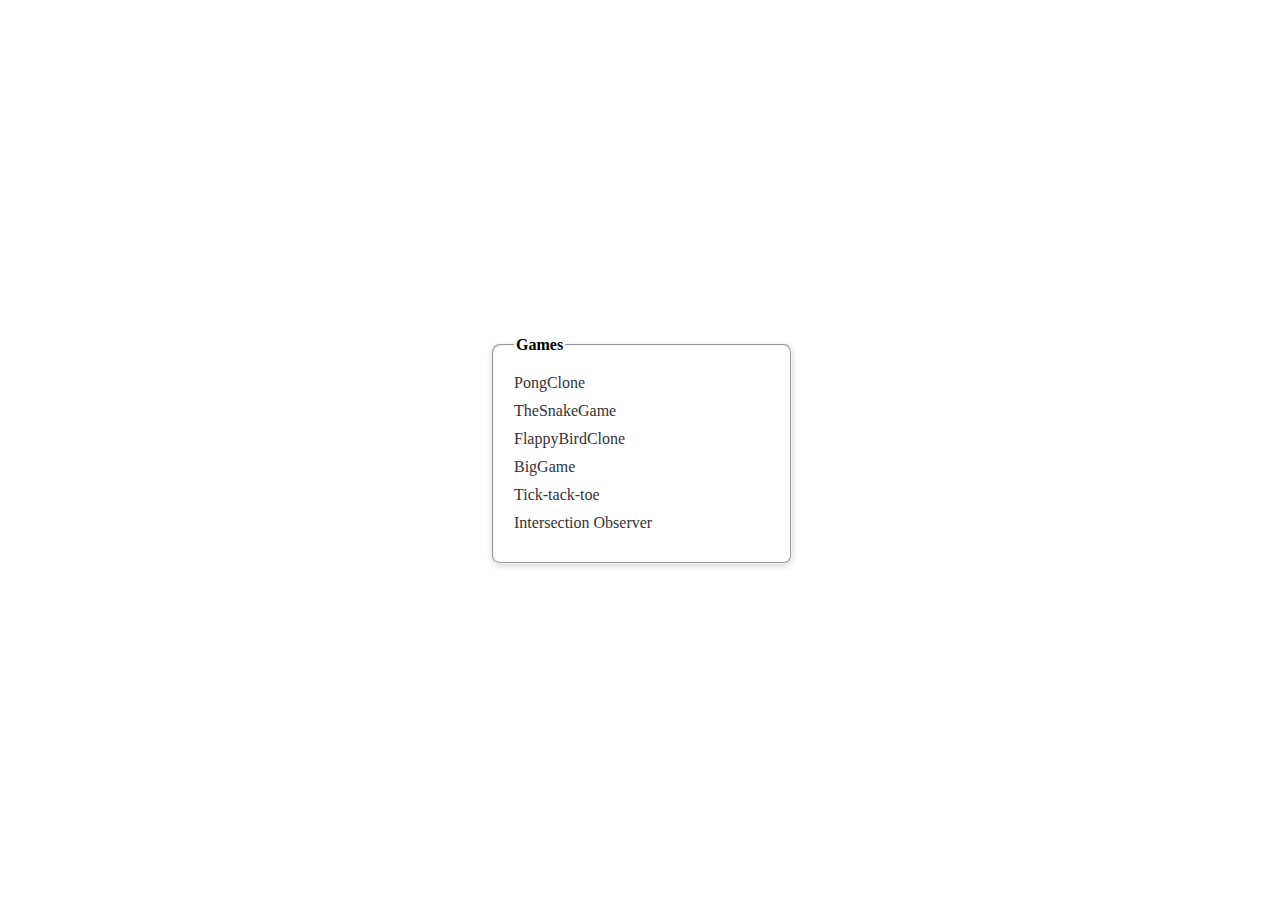
<file: index.html>
<!DOCTYPE html>
<html lang="en">
  <head>
    <meta charset="UTF-8" />
    <meta name="viewport" content="width=device-width, initial-scale=1.0" />
    <title>Document</title>
    <link rel="stylesheet" href="styles.css" />
  </head>
  <body>
    <fieldset class="game-list">
      <legend>Games</legend>
      <a href="/PongClone/">PongClone</a>
      <a href="/TheSnakeGame/">TheSnakeGame</a>
      <a href="/FlappyBirdClone/">FlappyBirdClone</a>
      <a href="/BigGame/">BigGame</a>
      <a href="/TickTackToe/index.html">Tick-tack-toe</a>
      <a href="/interSectionObserver/">Intersection Observer</a>
    </fieldset>
  </body>
</html>
</file>
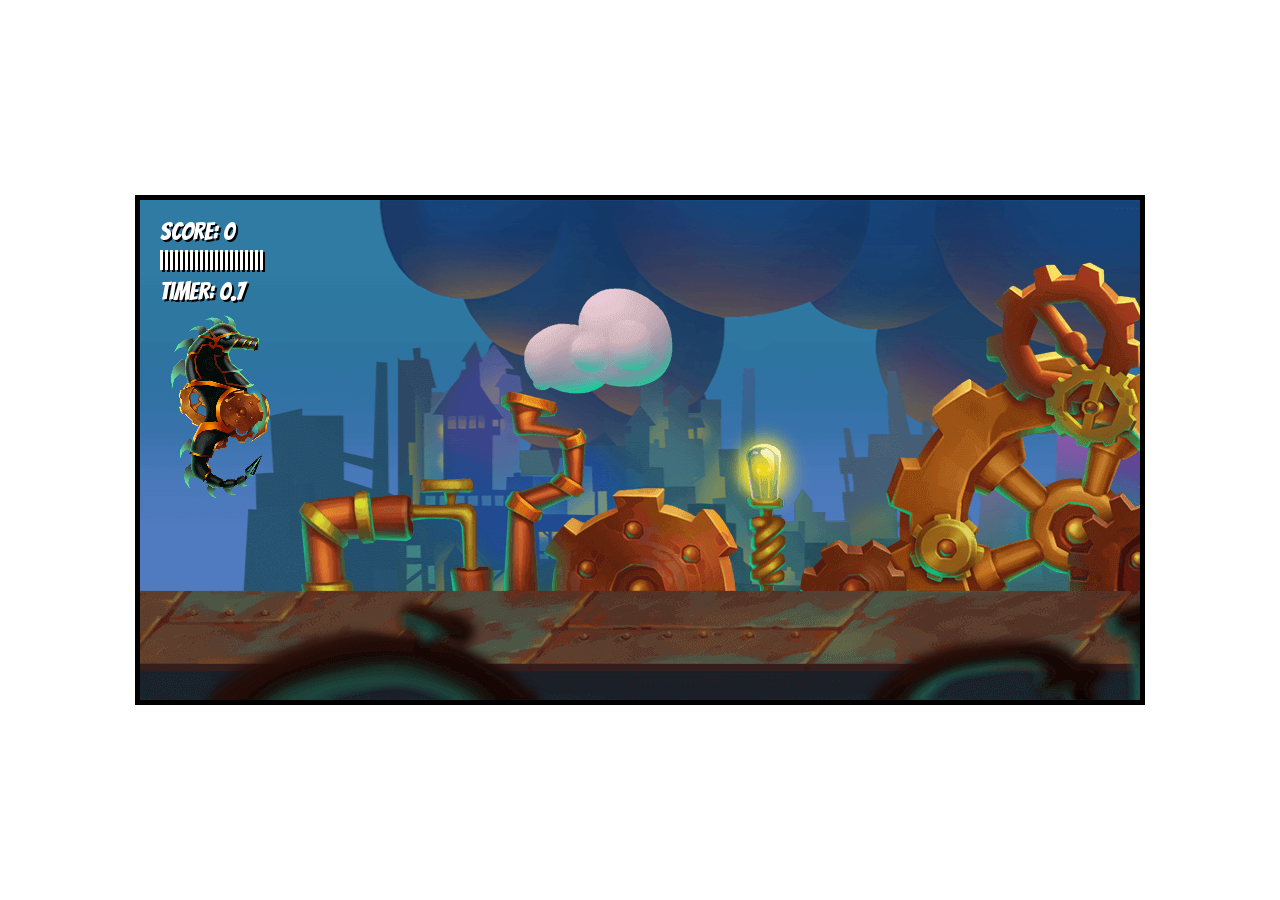
<file: BigGame/index.html>
<!DOCTYPE html>
<html lang="en">
  <head>
    <meta charset="UTF-8" />
    <meta name="viewport" content="width=device-width, initial-scale=1.0" />
    <link rel="preconnect" href="https://fonts.googleapis.com" />
    <link rel="preconnect" href="https://fonts.gstatic.com" crossorigin />
    <link
      href="https://fonts.googleapis.com/css2?family=Bangers&display=swap"
      rel="stylesheet"
    />
    <link rel="stylesheet" href="styles.css" />
    <script defer src="script.js"></script>
    <title>Big Game</title>
  </head>
  <body>
    <canvas id="canvas1"></canvas>

    <!-- characters -->
    <img src="assets/player.png" alt="" id="player" />
    <img src="assets/angler1.png" alt="" id="angler1" />
    <img src="assets/angler2.png" alt="" id="angler2" />
    <img src="assets/lucky.png" alt="" id="lucky" />
    <img src="assets/hivewhale.png" alt="" id="hivewhale" />
    <img src="assets/drone.png" alt="" id="drone" />
    <!-- props -->
    <img src="assets/projectile.png" alt="" id="projectile" />
    <img src="assets/gears.png" alt="" id="gears" />
    <img src="assets/smokeExplosion.png" alt="" id="smokeExplosion" />
    <img src="assets/fireExplosion.png" alt="" id="fireExplosion" />
    <!-- environment -->
    <img src="assets/layer1.png" alt="" id="layer1" />
    <img src="assets/layer2.png" alt="" id="layer2" />
    <img src="assets/layer3.png" alt="" id="layer3" />
    <img src="assets/layer4.png" alt="" id="layer4" />
  </body>
</html>
</file>
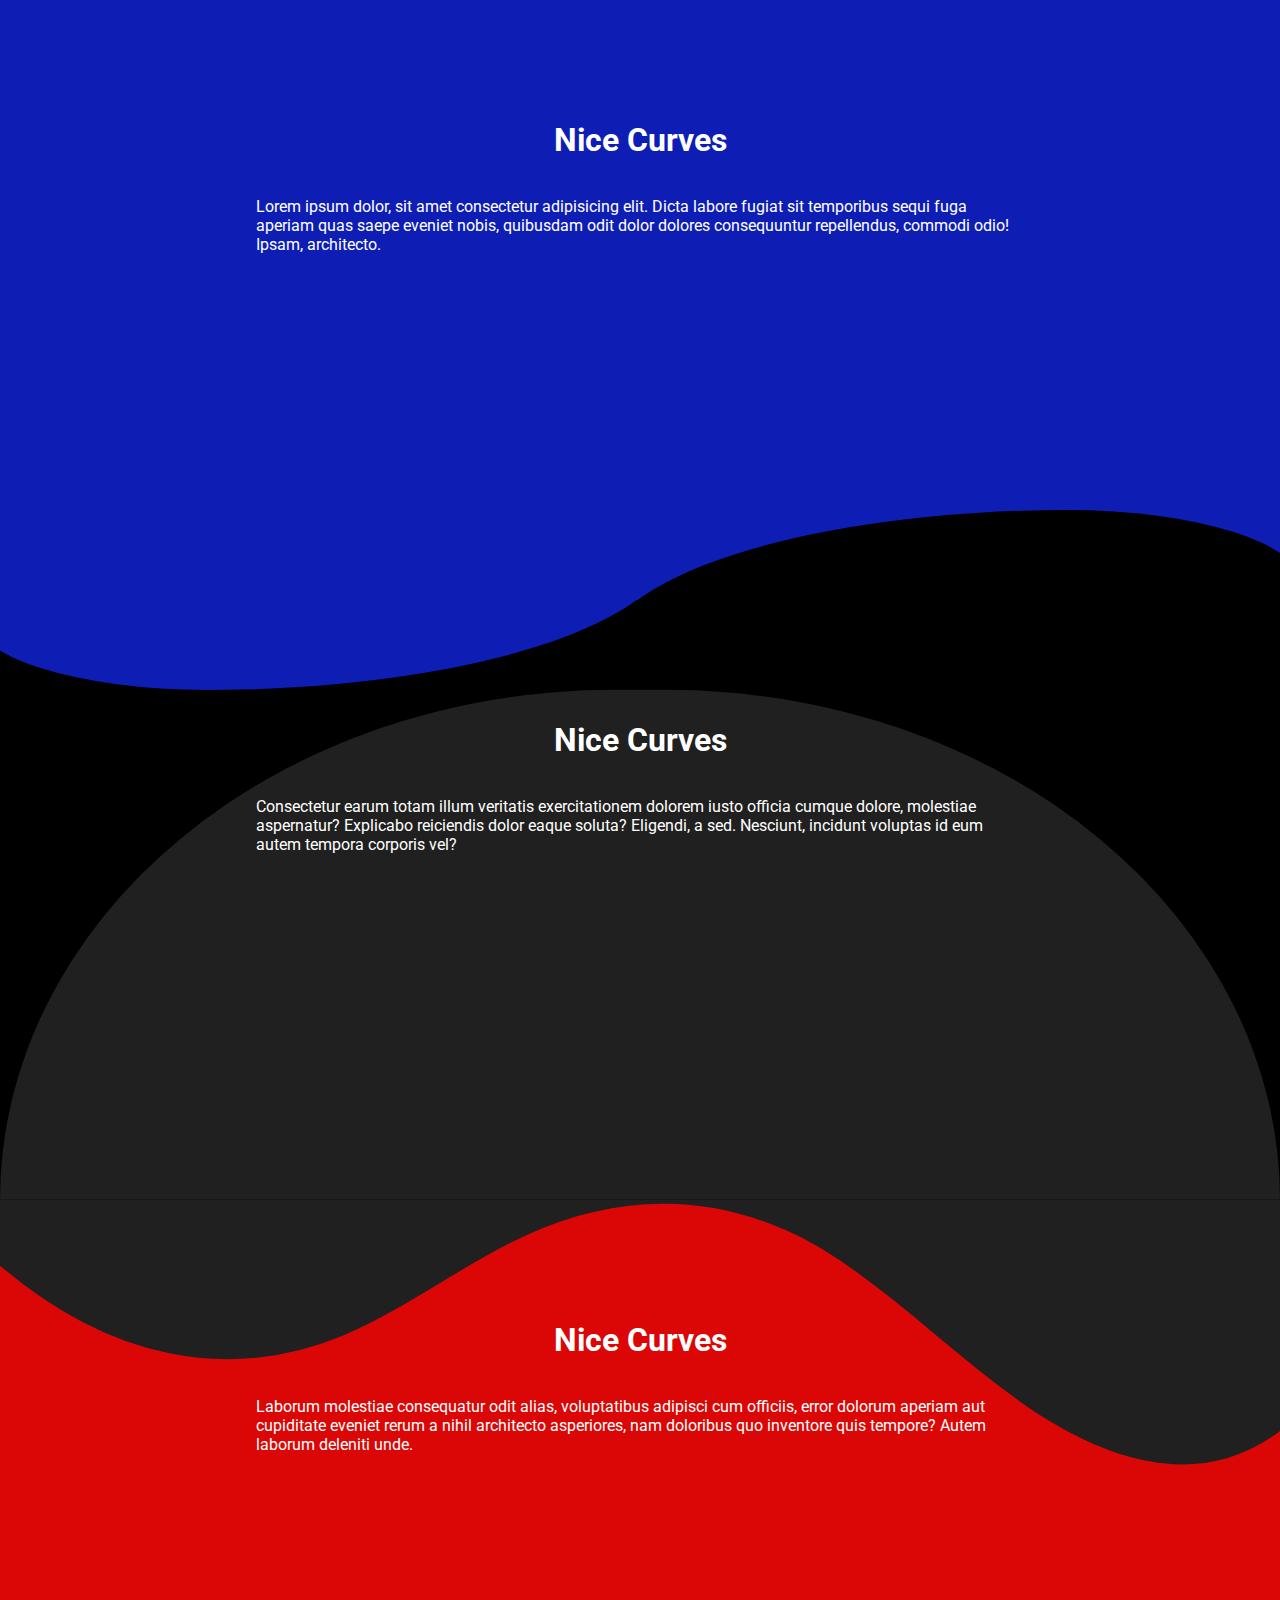
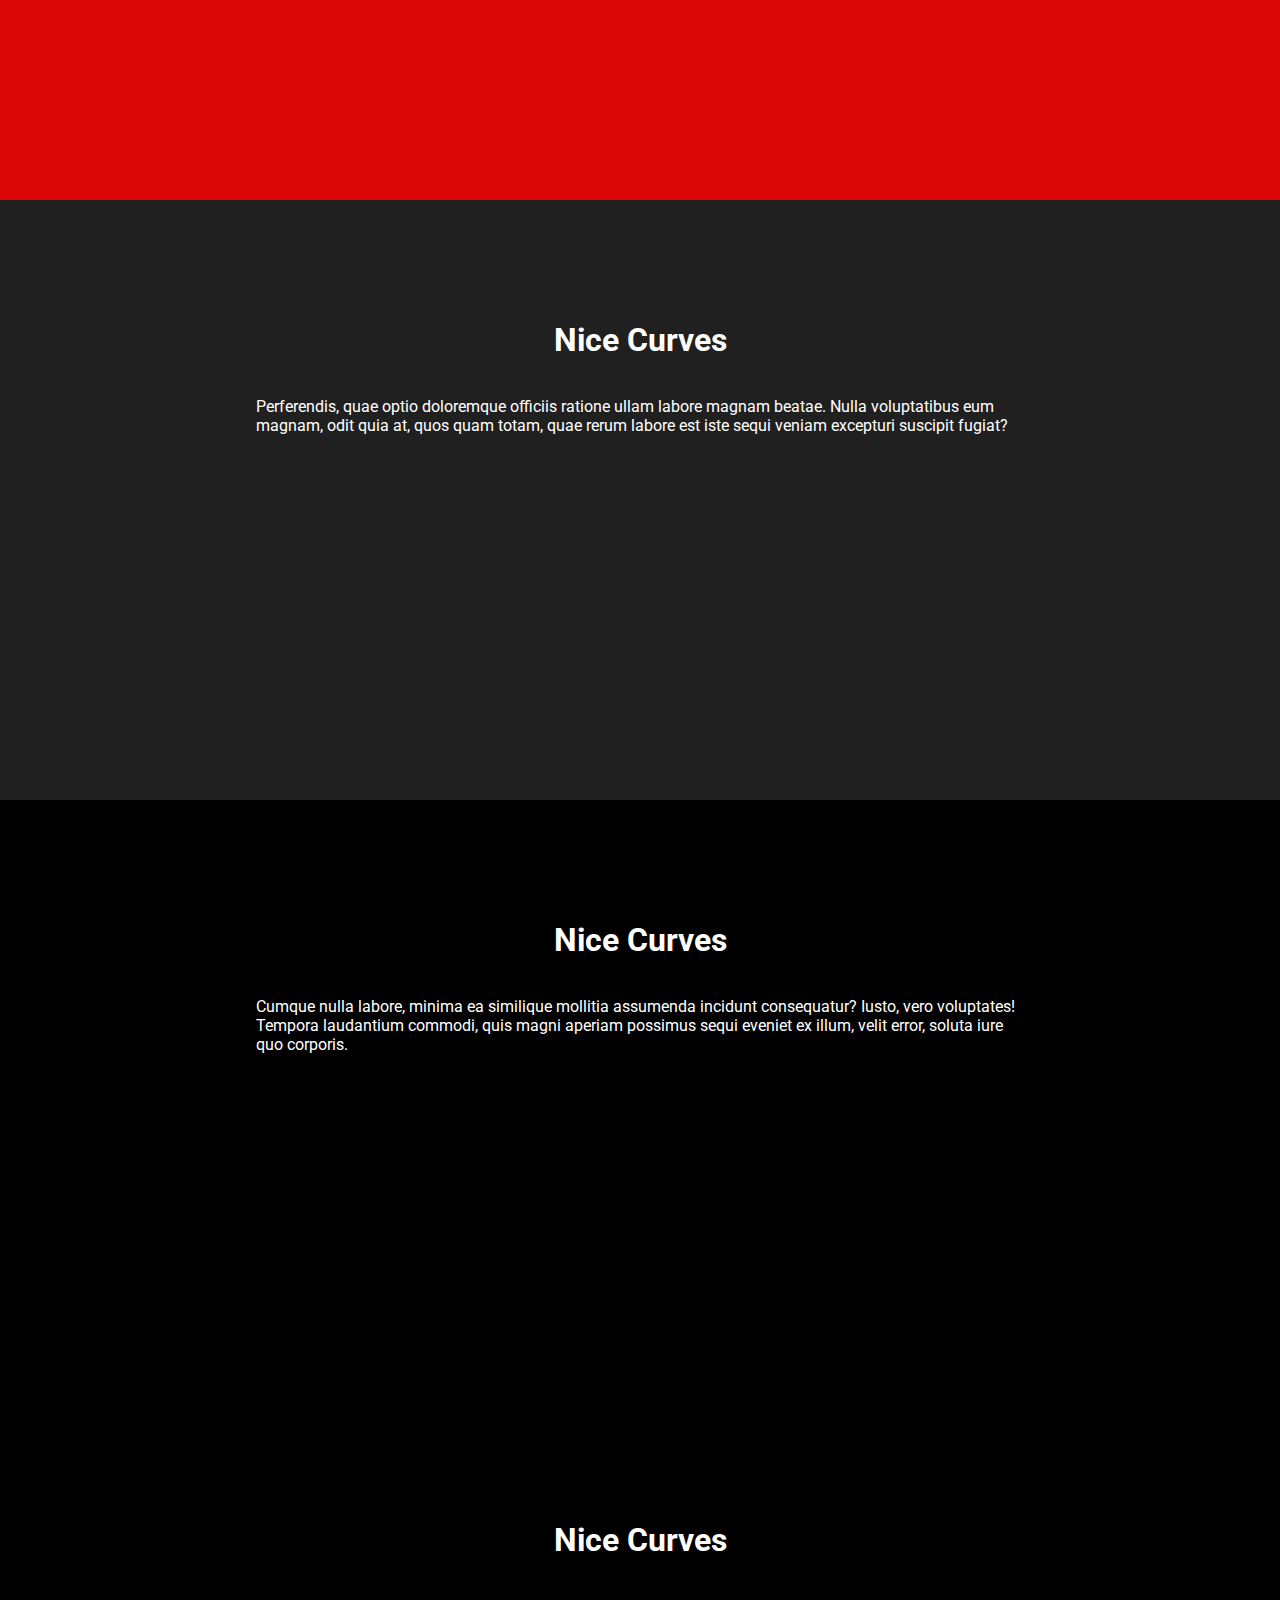
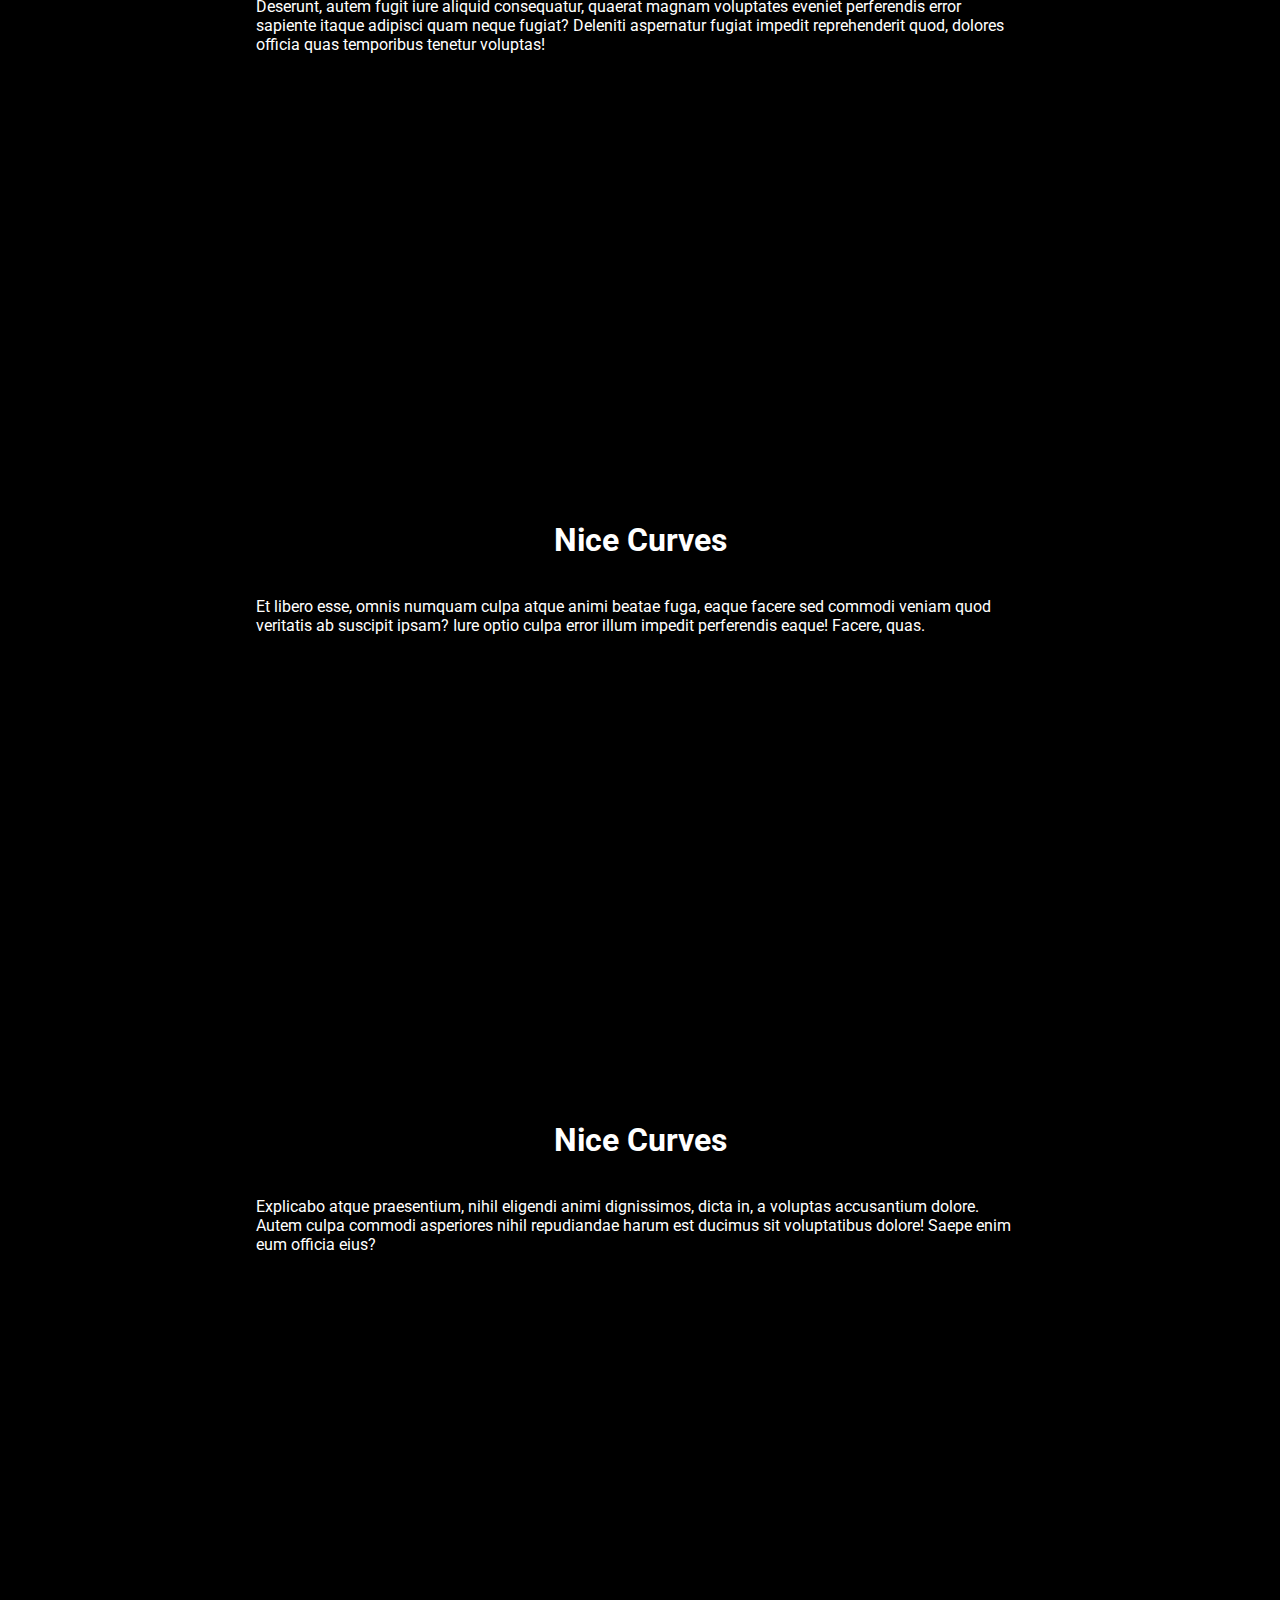
<file: CurvesPage/index.html>
<!DOCTYPE html>
<html lang="en">
  <head>
    <meta charset="UTF-8" />
    <meta name="viewport" content="width=device-width, initial-scale=1.0" />
    <title>Document</title>
    <link rel="preconnect" href="https://fonts.googleapis.com" />
    <link rel="preconnect" href="https://fonts.gstatic.com" crossorigin />
    <link
      href="https://fonts.googleapis.com/css2?family=Roboto&display=swap"
      rel="stylesheet"
    />
    <style>
      body {
        margin: 0;
        font-family: "Roboto", sans-serif;
        color: white;
        background: black;
        overflow-x: hidden;
      }
      section {
        position: relative;
        display: flex;
        flex-direction: column;
        align-items: center;
        min-height: 400px;
        padding: 100px 20vw;
      }
      .blue {
        background: hsl(234, 86%, 38%);
      }
      .red {
        background: hsl(0, 95%, 44%);
      }
      .pink {
        background: hsl(333, 96%, 44%);
      }
      .dark {
        background: rgb(33, 32, 32);
      }
      .curve {
        position: absolute;
        height: 225px;
        width: 100%;
        bottom: 0;
      }
      .curve::before {
        content: "";
        display: block;
        position: absolute;
        border-radius: 100% 50%;
        width: 55%;
        height: 100%;
        background-color: black;
        transform: translate(85%, 60%);
      }
      .curve::after {
        content: "";
        display: block;
        position: absolute;
        border-radius: 100% 50%;
        width: 55%;
        height: 100%;
        background: hsl(234, 86%, 38%);
        transform: translate(-4%, 40%);
        z-index: -1;
      }
      section.bubble {
        z-index: 2;
      }
      .bubble::after {
        content: "";
        border-top-left-radius: 48% 100%;
        border-top-right-radius: 48% 100%;
        position: absolute;
        height: 85%;
        width: 100%;
        background: rgb(33, 32, 32);
        transform: translate(0%, -2%);
        z-index: -1;
      }
      .wave {
        position: absolute;
        top: 0;
        left: 0;
        width: 100%;
        overflow: hidden;
        line-height: 0;
      }

      .wave svg {
        position: relative;
        display: block;
        width: calc(100% + 1.3px);
        height: 288px;
      }

      .wave .shape-fill {
        fill: rgb(33, 32, 32);
      }
    </style>
  </head>
  <body>
    <!-- section*8>(h1>{Nice Curves})+p>lorem -->

    <section class="blue">
      <h1>Nice Curves</h1>
      <p>
        Lorem ipsum dolor, sit amet consectetur adipisicing elit. Dicta labore
        fugiat sit temporibus sequi fuga aperiam quas saepe eveniet nobis,
        quibusdam odit dolor dolores consequuntur repellendus, commodi odio!
        Ipsam, architecto.
      </p>
      <div class="curve"></div>
    </section>
    <section class="bubble">
      <h1>Nice Curves</h1>
      <p>
        Consectetur earum totam illum veritatis exercitationem dolorem iusto
        officia cumque dolore, molestiae aspernatur? Explicabo reiciendis dolor
        eaque soluta? Eligendi, a sed. Nesciunt, incidunt voluptas id eum autem
        tempora corporis vel?
      </p>
    </section>
    <section class="red">
      <h1>Nice Curves</h1>
      <p>
        Laborum molestiae consequatur odit alias, voluptatibus adipisci cum
        officiis, error dolorum aperiam aut cupiditate eveniet rerum a nihil
        architecto asperiores, nam doloribus quo inventore quis tempore? Autem
        laborum deleniti unde.
      </p>
      <div class="wave">
        <svg
          data-name="Layer 1"
          xmlns="http://www.w3.org/2000/svg"
          viewBox="0 0 1200 120"
          preserveAspectRatio="none"
        >
          <path
            d="M321.39,56.44c58-10.79,114.16-30.13,172-41.86,82.39-16.72,168.19-17.73,250.45-.39C823.78,31,906.67,72,985.66,92.83c70.05,18.48,146.53,26.09,214.34,3V0H0V27.35A600.21,600.21,0,0,0,321.39,56.44Z"
            class="shape-fill"
          ></path>
        </svg>
      </div>
    </section>
    <section class="dark">
      <h1>Nice Curves</h1>
      <p>
        Perferendis, quae optio doloremque officiis ratione ullam labore magnam
        beatae. Nulla voluptatibus eum magnam, odit quia at, quos quam totam,
        quae rerum labore est iste sequi veniam excepturi suscipit fugiat?
      </p>
    </section>
    <section>
      <h1>Nice Curves</h1>
      <p>
        Cumque nulla labore, minima ea similique mollitia assumenda incidunt
        consequatur? Iusto, vero voluptates! Tempora laudantium commodi, quis
        magni aperiam possimus sequi eveniet ex illum, velit error, soluta iure
        quo corporis.
      </p>
    </section>
    <section>
      <h1>Nice Curves</h1>
      <p>
        Deserunt, autem fugit iure aliquid consequatur, quaerat magnam
        voluptates eveniet perferendis error sapiente itaque adipisci quam neque
        fugiat? Deleniti aspernatur fugiat impedit reprehenderit quod, dolores
        officia quas temporibus tenetur voluptas!
      </p>
    </section>
    <section>
      <h1>Nice Curves</h1>
      <p>
        Et libero esse, omnis numquam culpa atque animi beatae fuga, eaque
        facere sed commodi veniam quod veritatis ab suscipit ipsam? Iure optio
        culpa error illum impedit perferendis eaque! Facere, quas.
      </p>
    </section>
    <section>
      <h1>Nice Curves</h1>
      <p>
        Explicabo atque praesentium, nihil eligendi animi dignissimos, dicta in,
        a voluptas accusantium dolore. Autem culpa commodi asperiores nihil
        repudiandae harum est ducimus sit voluptatibus dolore! Saepe enim eum
        officia eius?
      </p>
    </section>
  </body>
</html>
</file>
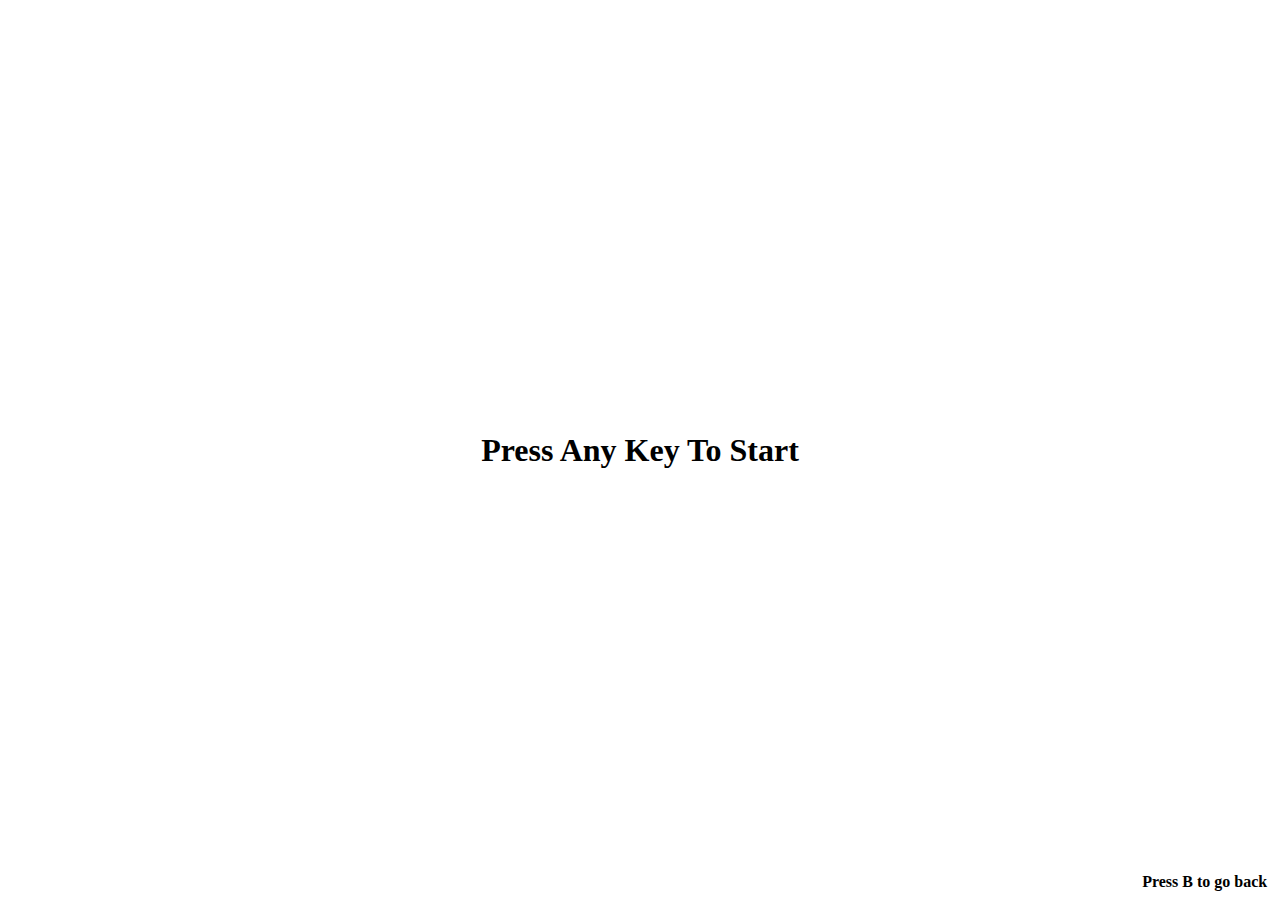
<file: FlappyBirdClone/index.html>
<!DOCTYPE html>
<html lang="en">
<head>
    <meta charset="UTF-8">
    <meta name="viewport" content="width=device-width, initial-scale=1.0">
    <script src="script.js" type="module"></script>
    <link rel="stylesheet" href="styles.css">
    <title>Document</title>
</head>
<body>
    <h1 class="title" data-title>
        Press Any Key To Start
        <small data-subtitle class="subtitle hide"></small>
    </h1>
    <div data-bird class="bird"></div>
    <div class="back">Press B to go back</div>
</body>
</html>
</file>
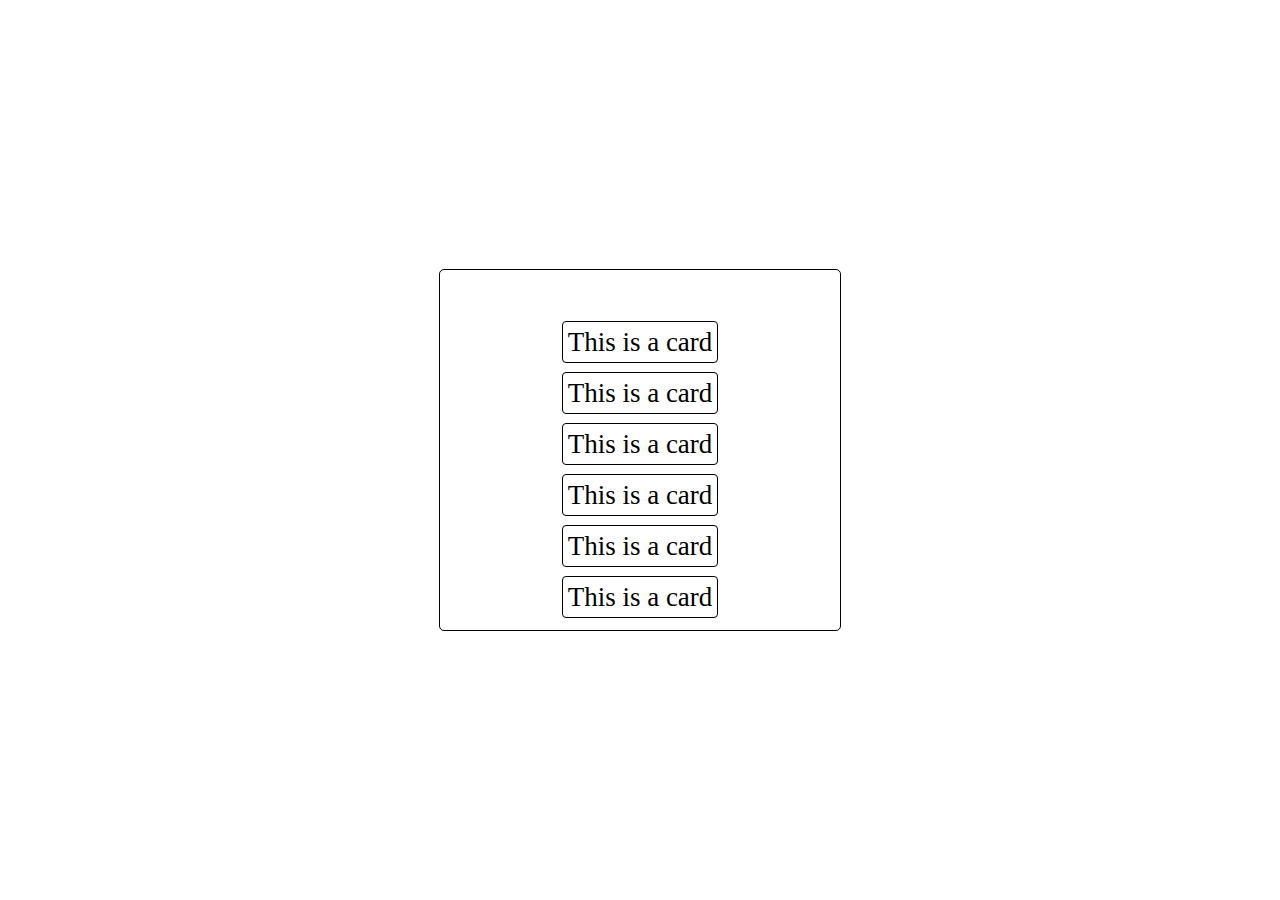
<file: interSectionObserver/index.html>
<!DOCTYPE html>
<html lang="en">
<head>
    <meta charset="UTF-8">
    <meta name="viewport" content="width=device-width, initial-scale=1.0">
    <script src="script.js" defer></script>
    <link rel="stylesheet" href="styles.css">
    <title>Document</title>
</head>
<body>
    <div class="card-container">
        <div class="card">This is a card (first)</div>
        <div class="card">This is a card</div>
        <div class="card">This is a card</div>
        <div class="card">This is a card</div>
        <div class="card">This is a card</div>
        <div class="card">This is a card</div>
        <div class="card">This is a card</div>
        <div class="card">This is a card</div>
        <div class="card">This is a card</div>
        <div class="card">This is a card</div>
        <div class="card">This is a card</div>
        <div class="card">This is a card</div>
        <div class="card">This is a card</div>
        <div class="card">This is a card</div>
        <div class="card">This is a card</div>
        <div class="card">This is a card (last)</div>
    </div>
</body>
</html>
</file>
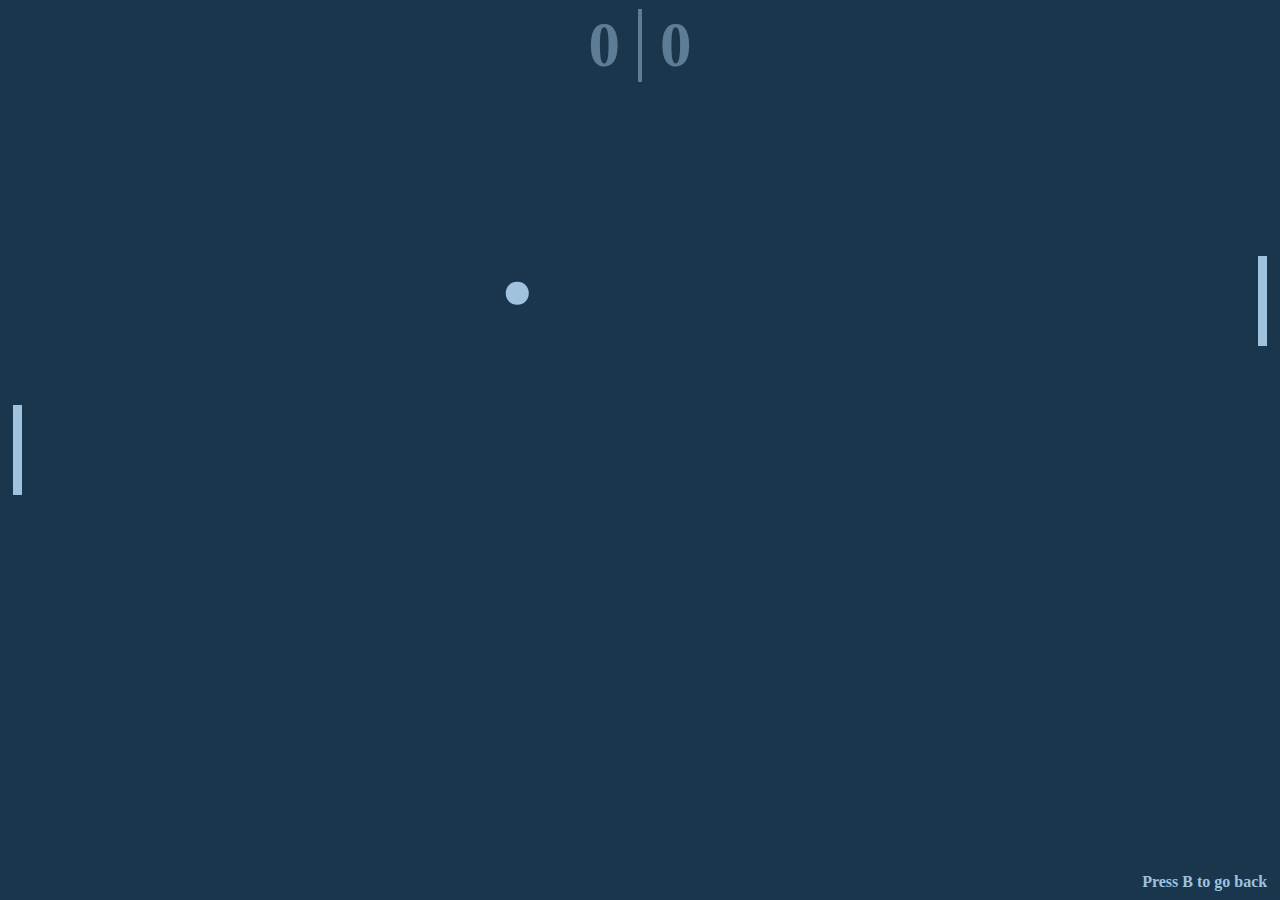
<file: PongClone/index.html>
<!DOCTYPE html>
<html lang="en">
  <head>
    <meta charset="UTF-8" />
    <meta name="viewport" content="width=device-width, initial-scale=1.0" />
    <title>Pong</title>
    <link rel="stylesheet" href="styles.css" />
    <script src="script.js" type="module"></script>
  </head>
  <body>
    <div class="score">
      <div id="player-score">0</div>
      <div id="computer-score">0</div>
    </div>
    <div class="ball" id="ball"></div>
    <div class="paddle left" id="player-paddle"></div>
    <div class="paddle right" id="computer-paddle"></div>
    <div class="back">Press B to go back</div>
  </body>
</html>
</file>
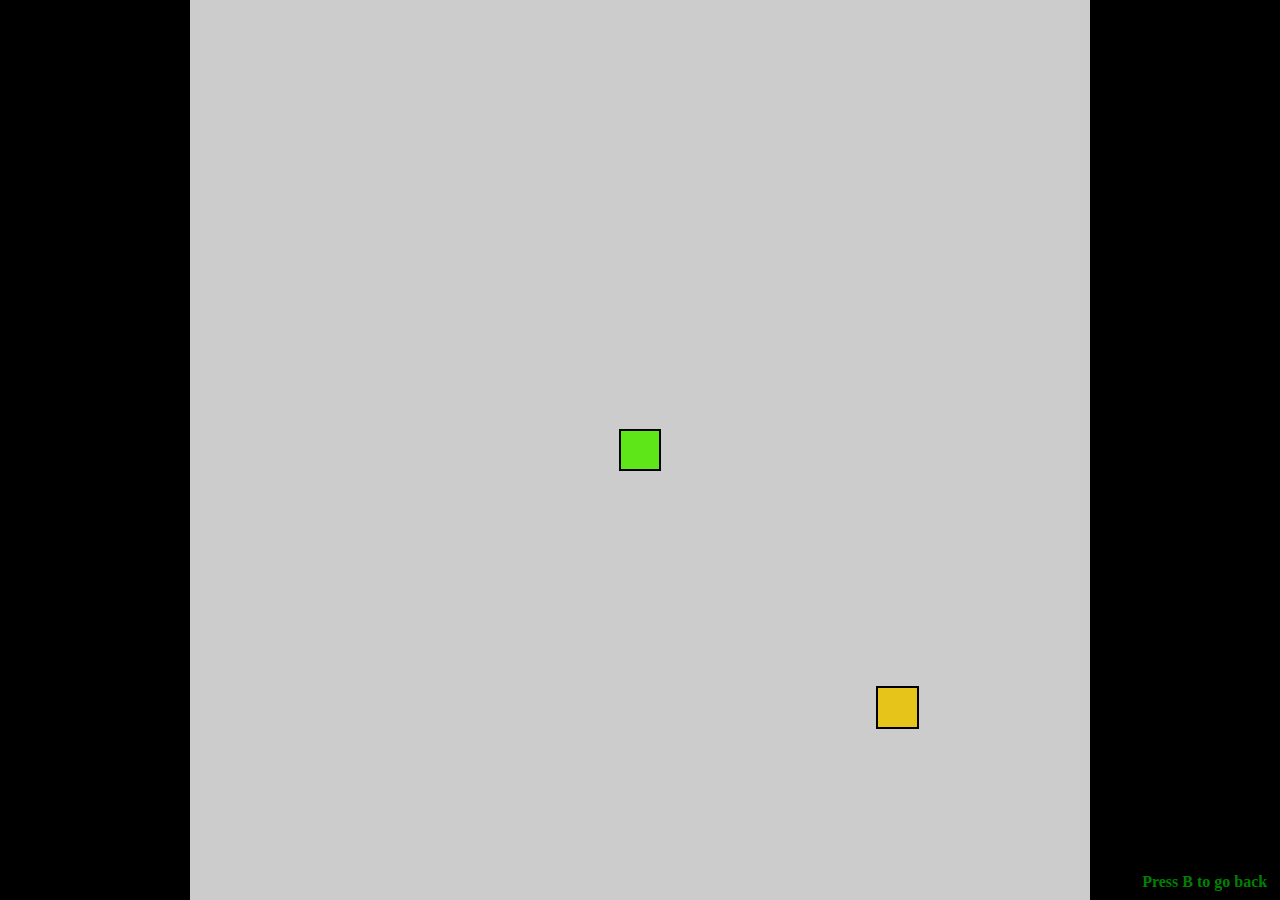
<file: TheSnakeGame/index.html>
<!DOCTYPE html>
<html lang="en">
  <head>
    <meta charset="UTF-8" />
    <meta name="viewport" content="width=device-width, initial-scale=1.0" />
    <title>Snake</title>
    <style>
      body {
        height: 100vh;
        width: 100vw;
        display: flex;
        justify-content: center;
        align-items: center;
        margin: 0;
        background-color: black;
      }

      #game-board {
        background-color: #ccc;
        width: 100vmin;
        height: 100vmin;
        display: grid;
        grid-template-rows: repeat(21, 1fr);
        grid-template-columns: repeat(21, 1fr);
      }

      .snake {
        background-color: hsl(100, 80%, 50%);
        border: 0.25vmin solid black;
      }

      .food {
        background-color: hsl(50, 80%, 50%);
        border: 0.25vmin solid black;
      }

      .back {
        position: absolute;
        bottom: 1%;
        right: 1%;
        z-index: 11;
        font-weight: bold;
        color: green;
      }
    </style>
    <script src="game.js" type="module"></script>
  </head>
  <body>
    <div id="game-board">
    </div>
    <div class="back">Press B to go back</div>
  </body>
</html>
</file>
<file: styles.css>
/* Centering the fieldset */
fieldset {
    position: absolute;
    top: 50%;
    left: 50%;
    transform: translate(-50%, -50%);
  }
  
  /* Styling the fieldset */
  fieldset {
    width: 20vw;
    padding: 20px;
    border-radius: 8px;
    box-shadow: 0 2px 6px rgba(0, 0, 0, 0.16);
  }
  
  /* Styling the legend */
  legend {
    font-weight: bold;
  }
  
  /* Styling the game links */
  fieldset a {
    display: block;
    margin-bottom: 10px;
    color: #333;
    text-decoration: none;
  }
  
  fieldset a:hover {
    text-decoration: underline;
  }
</file>
<file: BigGame/styles.css>
* {
  margin: 0;
  padding: 0;
  box-sizing: border-box;
}

#canvas1 {
  border: 5px solid black;
  position: absolute;
  top: 50%;
  left: 50%;
  transform: translate(-50%, -50%);
  background-color: hsl(183, 87%, 38%);
  max-width: 100%;
  max-height: 100%;
  font-family: "Bangers", cursive;
}

#layer1,
#layer2,
#layer3,
#layer4,
#player,
#angler1,
#angler2,
#lucky,
#projectile,
#gears,
#hivewhale,
#drone,
#fireExplosion,
#smokeExplosion {
  display: none;
}
</file>
<file: FlappyBirdClone/styles.css>
*,
*::after,
*::before {
  box-sizing: border-box;
}

body {
  margin: 0;
  overflow: hidden;
}

.title {
  z-index: 10;
  position: absolute;
  display: flex;
  justify-content: center;
  align-items: center;
  inset: 0;
  margin: 0;
  flex-direction: column;
}

.subtitle {
  margin-top: 0.5rem;
}

.hide {
  display: none;
}

.bird {
  --bird-top: -1000;
  --bird-size: 60px;
  position: absolute;
  background-color: hsl(350, 75%, 50%);
  width: var(--bird-size);
  height: var(--bird-size);
  left: var(--bird-size);
  top: calc(var(--bird-top) * 1px);
  border-radius: 50%;
}

.pipe {
  position: absolute;
  top: 0;
  bottom: 0;
  width: calc(var(--pipe-width) * 1px);
  left: calc(var(--pipe-left) * 1px);
} 

.pipe > .segment {
  position: absolute;
  width: 100%;
  background-color: hsl(100, 75%, 50%);
}

.pipe > .top {
  top: 0;
  bottom: calc(var(--hole-top) * 1px);
}

.pipe > .bottom {
  bottom: 0;
  top: calc(100vh - (var(--hole-top) * 1px) + calc(var(--hole-height) * 1px));
}

.back {
  position: absolute;
  bottom: 1%;
  right: 1%;
  z-index: 11;
  font-weight: bold;
}
</file>
<file: interSectionObserver/styles.css>
.card-container {
  position: absolute;
  align-items: center;
  overflow-y: auto;
  overflow-x: hidden;
  border: 1px solid #000;
  border-radius: 5px;
  top: 50%;
  left: 50%;
  transform: translate(-50%, -50%);
  height: 40vh;
  width: 400px;
  display: flex;
  flex-direction: column;
  gap: 1vh;
  align-items: center;
}
.card {
  border: 1px solid #000;
  border-radius: 0.25rem;
  font-size: 3vh;
  padding: .5vh;
  transform: translateX(100px);
  opacity: 0;
  transition: 150ms;
}
.show {
  transform: translateX(0);
  opacity: 1;
}
</file>
<file: PongClone/styles.css>
*,
*::after,
*::before {
  box-sizing: border-box;
}

:root {
  --hue: 200;
  --saturation: 50%;
  --foreground-color: hsl(var(--hue), var(--saturation), 75%);
  --background-color: hsl(var(--hue), var(--saturation), 20%);
}

body {
  margin: 0;
  background-color: var(--background-color);
  overflow: hidden;
}

.paddle {
  --position: 50;
  position: absolute;
  background-color: var(--foreground-color);
  top: calc(var(--position) * 1vh);
  transform: translateY(-50%);
  width: 1vh;
  height: 10vh;
}

.paddle.left {
  left: 1vw;
}

.paddle.right {
  right: 1vw;
}

.ball {
  --x: 50;
  --y: 50;

  position: absolute;
  background-color: var(--foreground-color);
  left: calc(var(--x) * 1vw);
  top: calc(var(--y) * 1vh);
  border-radius: 50%;
  transform: translate(-50%,-50%);
  width: 2.5vh;
  height: 2.5vh;
}

.score {
    display: flex;
    justify-content: center;
    font-weight: bold;
    font-size: 7vh;
    color: var(--foreground-color);
}

.score > * {
    flex-grow: 1;
    flex-basis: 0;
    padding: 0 2vh;
    margin: 1vh 0;
    opacity: .5;
}

.score > :first-child {
    text-align: right;
    border-right: .5vh solid var(--foreground-color);
}

.back {
  position: absolute;
  bottom: 1%;
  right: 1%;
  z-index: 11;
  font-weight: bold;
  color: var(--foreground-color);
}
</file>
